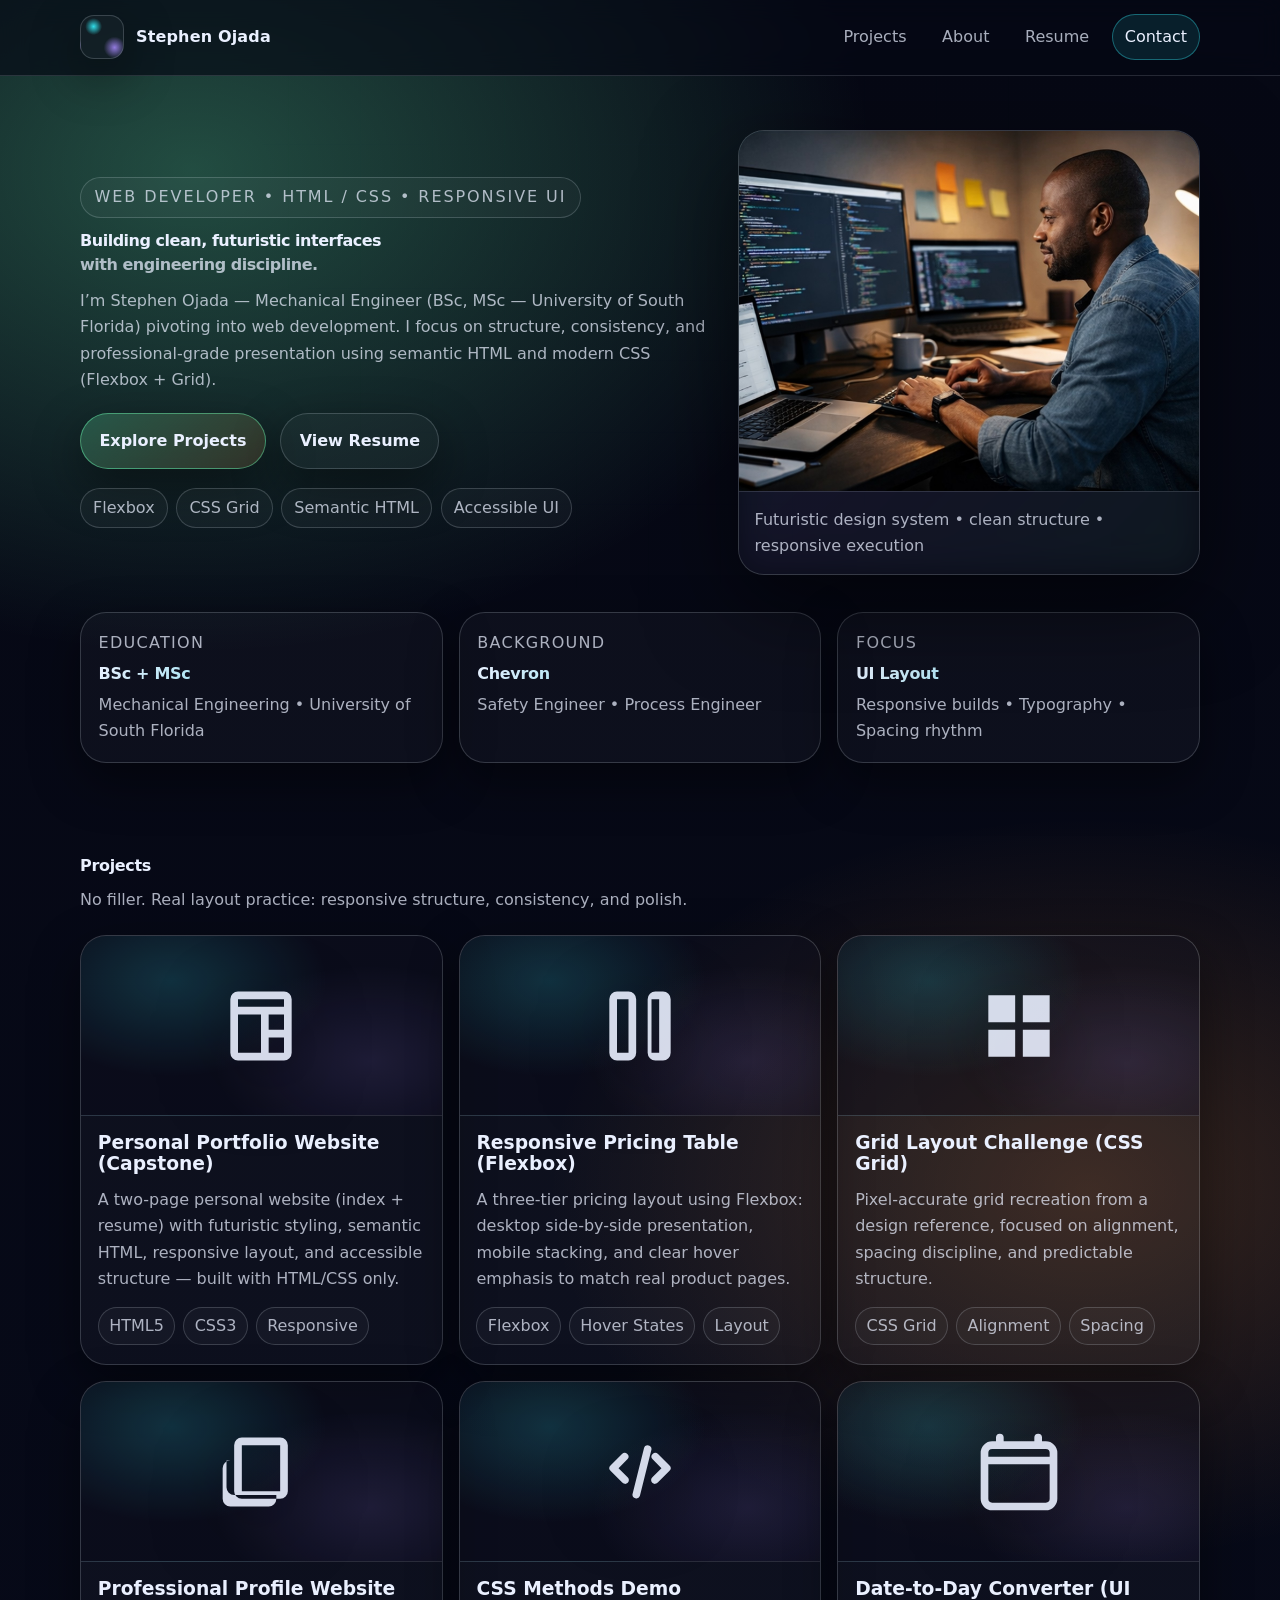
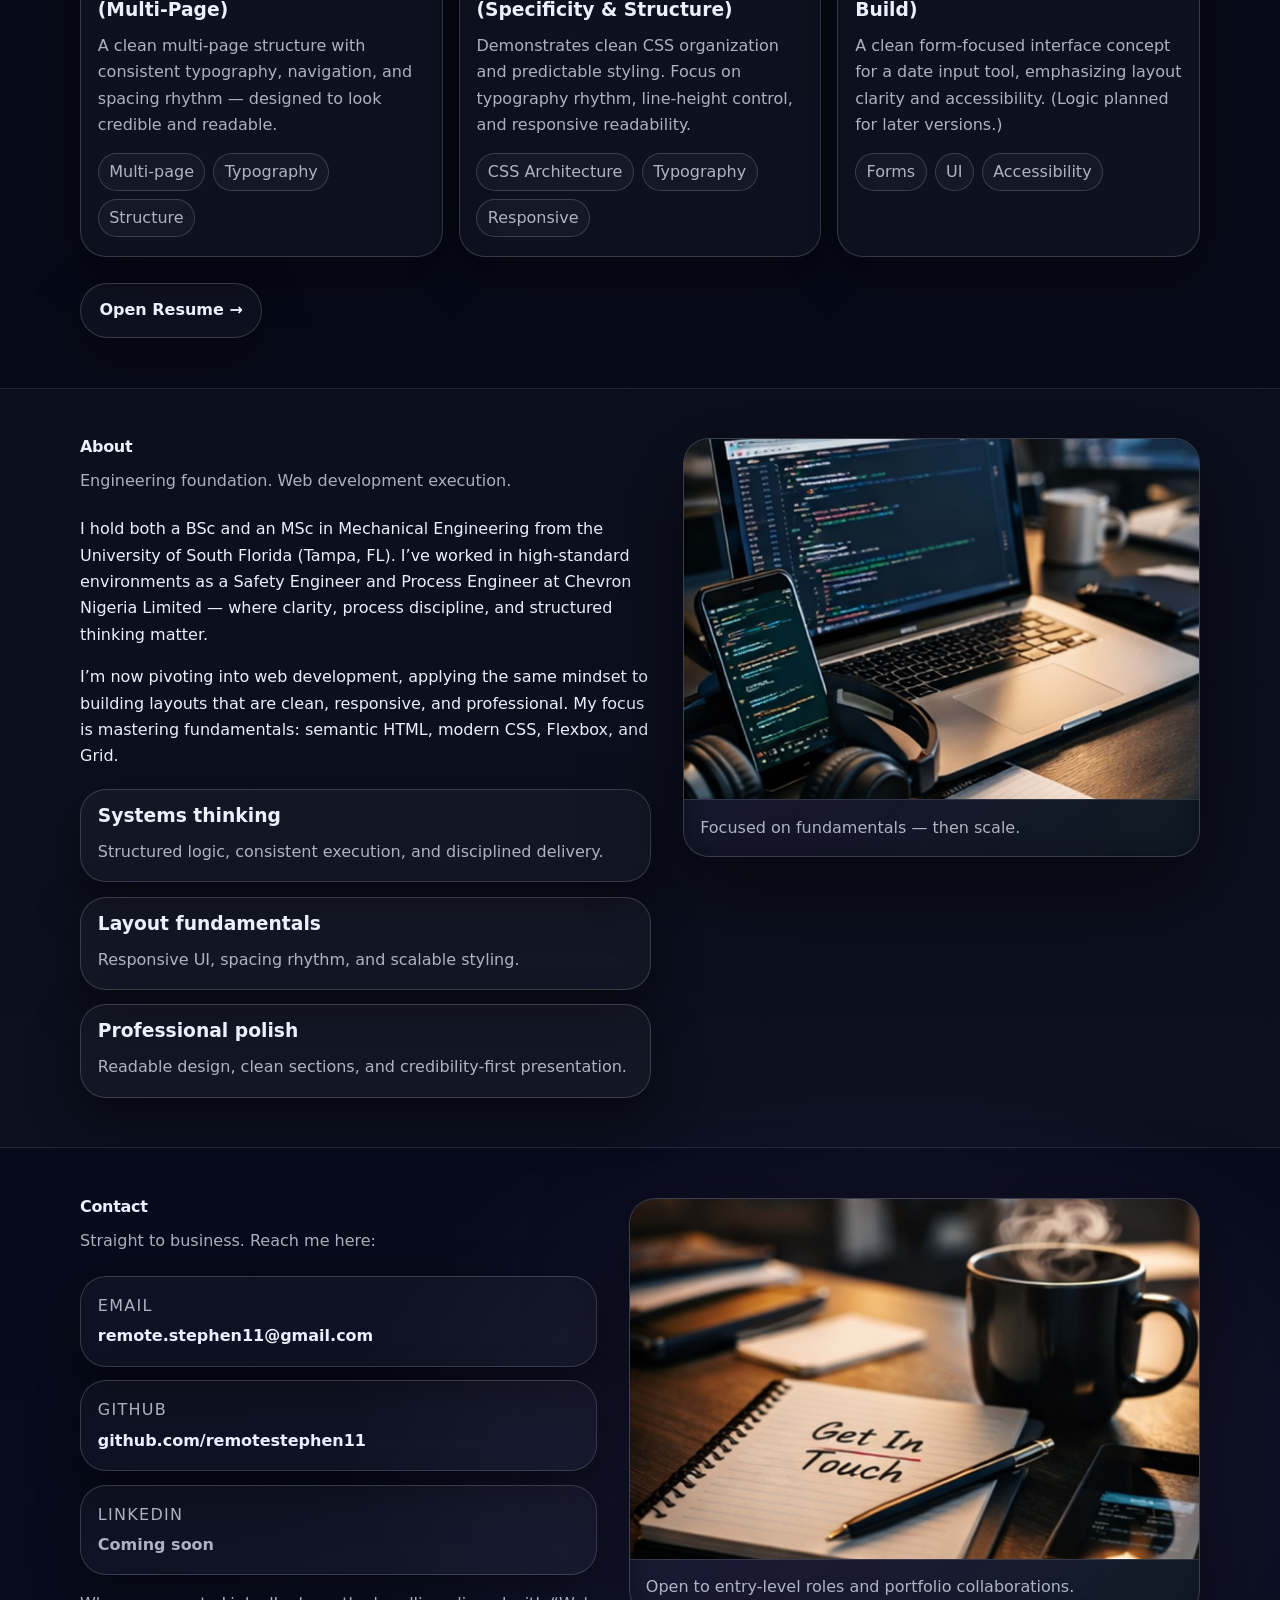
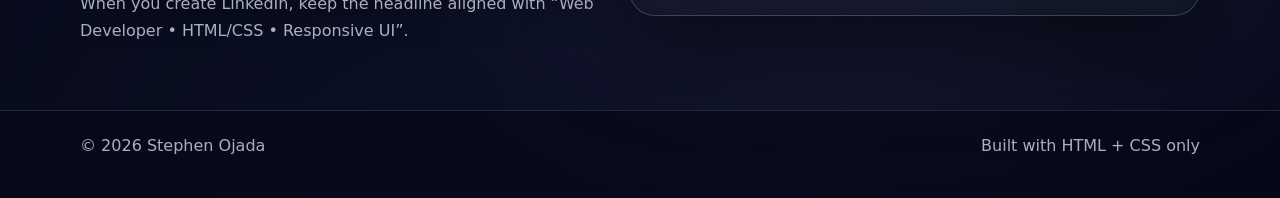
<file: index.html>
<!doctype html>
<html lang="en">
  <head>
    <meta charset="UTF-8" />
    <meta name="viewport" content="width=device-width, initial-scale=1" />
    <title>Stephen Ojada | Web Developer</title>
    <meta
      name="description"
      content="Stephen Ojada — Web Developer. Engineering background, now building futuristic, responsive websites with HTML and CSS."
    />
    <link rel="stylesheet" href="styles.css" />
  </head>

  <body>
    <a class="skip-link" href="#main">Skip to content</a>

    <header class="site-header">
      <div class="container header-inner">
        <a class="brand" href="index.html" aria-label="Go to homepage">
          <span class="brand-mark" aria-hidden="true"></span>
          <span class="brand-text">Stephen Ojada</span>
        </a>

        <nav class="nav" aria-label="Primary">
          <a href="#projects">Projects</a>
          <a href="#about">About</a>
          <a href="resume.html">Resume</a>
          <a class="nav-cta" href="#contact">Contact</a>
        </nav>
      </div>
    </header>

    <main id="main">
      <!-- HERO -->
      <section class="hero" aria-label="Hero">
        <div class="container hero-grid">
          <div class="hero-copy">
            <p class="kicker">WEB DEVELOPER • HTML / CSS • RESPONSIVE UI</p>

            <h1 class="hero-title">
              Building clean, futuristic interfaces
              <span class="hero-sub">with engineering discipline.</span>
            </h1>

            <p class="hero-lead">
              I’m Stephen Ojada — Mechanical Engineer (BSc, MSc — University of South Florida) pivoting into
              web development. I focus on structure, consistency, and professional-grade presentation using
              semantic HTML and modern CSS (Flexbox + Grid).
            </p>

            <div class="hero-actions">
              <a class="btn btn-primary" href="#projects">Explore Projects</a>
              <a class="btn btn-ghost" href="resume.html">View Resume</a>
            </div>

            <ul class="chips" aria-label="Core strengths">
              <li class="chip">Flexbox</li>
              <li class="chip">CSS Grid</li>
              <li class="chip">Semantic HTML</li>
              <li class="chip">Accessible UI</li>
            </ul>
          </div>

          <div class="hero-media">
            <figure class="frame">
              <img
                class="frame-img"
                src="assets/hero.jpg"
                alt="A developer working at a desk with multiple screens"
                loading="lazy"
              />
              <figcaption class="frame-cap">
                Futuristic design system • clean structure • responsive execution
              </figcaption>
            </figure>
          </div>
        </div>
      </section>

      <!-- SIGNAL STRIP -->
      <section class="signal" aria-label="Highlights">
        <div class="container signal-grid">
          <article class="signal-card">
            <p class="signal-top">Education</p>
            <p class="signal-big">BSc + MSc</p>
            <p class="signal-sub">Mechanical Engineering • University of South Florida</p>
          </article>

          <article class="signal-card">
            <p class="signal-top">Background</p>
            <p class="signal-big">Chevron</p>
            <p class="signal-sub">Safety Engineer • Process Engineer</p>
          </article>

          <article class="signal-card">
            <p class="signal-top">Focus</p>
            <p class="signal-big">UI Layout</p>
            <p class="signal-sub">Responsive builds • Typography • Spacing rhythm</p>
          </article>
        </div>
      </section>

      <!-- PROJECTS (ICONS — NO REPEATED IMAGES) -->
      <section id="projects" class="section" aria-label="Projects">
        <div class="container">
          <header class="section-head">
            <h2 class="section-title">Projects</h2>
            <p class="section-sub">
              No filler. Real layout practice: responsive structure, consistency, and polish.
            </p>
          </header>

          <div class="projects-grid">
            <!-- 1 -->
            <article class="project-card">
              <div class="project-icon" aria-hidden="true">
                <svg viewBox="0 0 24 24" role="img" aria-label="">
                  <path
                    d="M4 5a2 2 0 0 1 2-2h12a2 2 0 0 1 2 2v14a2 2 0 0 1-2 2H6a2 2 0 0 1-2-2V5Zm2 0v2h12V5H6Zm0 4v10h6V9H6Zm8 0v4h4V9h-4Zm0 6v4h4v-4h-4Z"
                  />
                </svg>
              </div>
              <div class="project-body">
                <h3>Personal Portfolio Website (Capstone)</h3>
                <p>
                  A two-page personal website (index + resume) with futuristic styling, semantic HTML,
                  responsive layout, and accessible structure — built with HTML/CSS only.
                </p>
                <ul class="tags" aria-label="Tools used">
                  <li class="tag">HTML5</li>
                  <li class="tag">CSS3</li>
                  <li class="tag">Responsive</li>
                </ul>
              </div>
            </article>

            <!-- 2 -->
            <article class="project-card">
              <div class="project-icon" aria-hidden="true">
                <svg viewBox="0 0 24 24" role="img" aria-label="">
                  <path
                    d="M4 5a2 2 0 0 1 2-2h3a2 2 0 0 1 2 2v14a2 2 0 0 1-2 2H6a2 2 0 0 1-2-2V5Zm10 0a2 2 0 0 1 2-2h2a2 2 0 0 1 2 2v14a2 2 0 0 1-2 2h-2a2 2 0 0 1-2-2V5Zm-7 0H6v14h3V5Zm10 0h-2v14h2V5Z"
                  />
                </svg>
              </div>
              <div class="project-body">
                <h3>Responsive Pricing Table (Flexbox)</h3>
                <p>
                  A three-tier pricing layout using Flexbox: desktop side-by-side presentation, mobile stacking,
                  and clear hover emphasis to match real product pages.
                </p>
                <ul class="tags" aria-label="Tools used">
                  <li class="tag">Flexbox</li>
                  <li class="tag">Hover States</li>
                  <li class="tag">Layout</li>
                </ul>
              </div>
            </article>

            <!-- 3 -->
            <article class="project-card">
              <div class="project-icon" aria-hidden="true">
                <svg viewBox="0 0 24 24" role="img" aria-label="">
                  <path d="M4 4h7v7H4V4Zm9 0h7v7h-7V4ZM4 13h7v7H4v-7Zm9 0h7v7h-7v-7Z" />
                </svg>
              </div>
              <div class="project-body">
                <h3>Grid Layout Challenge (CSS Grid)</h3>
                <p>
                  Pixel-accurate grid recreation from a design reference, focused on alignment, spacing discipline,
                  and predictable structure.
                </p>
                <ul class="tags" aria-label="Tools used">
                  <li class="tag">CSS Grid</li>
                  <li class="tag">Alignment</li>
                  <li class="tag">Spacing</li>
                </ul>
              </div>
            </article>

            <!-- 4 -->
            <article class="project-card">
              <div class="project-icon" aria-hidden="true">
                <svg viewBox="0 0 24 24" role="img" aria-label="">
                  <path
                    d="M7 3h10a2 2 0 0 1 2 2v12a2 2 0 0 1-2 2H7a2 2 0 0 1-2-2V5a2 2 0 0 1 2-2Zm0 2v12h10V5H7Zm-2 4H4a2 2 0 0 0-2 2v8a2 2 0 0 0 2 2h10a2 2 0 0 0 2-2v-1H5a2 2 0 0 1-2-2V9Z"
                  />
                </svg>
              </div>
              <div class="project-body">
                <h3>Professional Profile Website (Multi-Page)</h3>
                <p>
                  A clean multi-page structure with consistent typography, navigation, and spacing rhythm —
                  designed to look credible and readable.
                </p>
                <ul class="tags" aria-label="Tools used">
                  <li class="tag">Multi-page</li>
                  <li class="tag">Typography</li>
                  <li class="tag">Structure</li>
                </ul>
              </div>
            </article>

            <!-- 5 -->
            <article class="project-card">
              <div class="project-icon" aria-hidden="true">
                <svg viewBox="0 0 24 24" role="img" aria-label="">
                  <path
                    d="M8.7 7.3a1 1 0 0 1 0 1.4L6.4 11l2.3 2.3a1 1 0 1 1-1.4 1.4l-3-3a1 1 0 0 1 0-1.4l3-3a1 1 0 0 1 1.4 0Zm6.6 0a1 1 0 0 1 1.4 0l3 3a1 1 0 0 1 0 1.4l-3 3a1 1 0 1 1-1.4-1.4L17.6 11l-2.3-2.3a1 1 0 0 1 0-1.4ZM14 5a1 1 0 0 1 .96 1.28l-3 12a1 1 0 0 1-1.92-.48l3-12A1 1 0 0 1 14 5Z"
                  />
                </svg>
              </div>
              <div class="project-body">
                <h3>CSS Methods Demo (Specificity & Structure)</h3>
                <p>
                  Demonstrates clean CSS organization and predictable styling. Focus on typography rhythm,
                  line-height control, and responsive readability.
                </p>
                <ul class="tags" aria-label="Tools used">
                  <li class="tag">CSS Architecture</li>
                  <li class="tag">Typography</li>
                  <li class="tag">Responsive</li>
                </ul>
              </div>
            </article>

            <!-- 6 -->
            <article class="project-card">
              <div class="project-icon" aria-hidden="true">
                <svg viewBox="0 0 24 24" role="img" aria-label="">
                  <path
                    d="M7 2a1 1 0 0 1 1 1v1h8V3a1 1 0 1 1 2 0v1h1a3 3 0 0 1 3 3v12a3 3 0 0 1-3 3H5a3 3 0 0 1-3-3V7a3 3 0 0 1 3-3h1V3a1 1 0 0 1 1-1Zm13 8H4v9a1 1 0 0 0 1 1h14a1 1 0 0 0 1-1v-9ZM5 6a1 1 0 0 0-1 1v1h16V7a1 1 0 0 0-1-1H5Z"
                  />
                </svg>
              </div>
              <div class="project-body">
                <h3>Date-to-Day Converter (UI Build)</h3>
                <p>
                  A clean form-focused interface concept for a date input tool, emphasizing layout clarity and
                  accessibility. (Logic planned for later versions.)
                </p>
                <ul class="tags" aria-label="Tools used">
                  <li class="tag">Forms</li>
                  <li class="tag">UI</li>
                  <li class="tag">Accessibility</li>
                </ul>
              </div>
            </article>
          </div>

          <div class="section-cta">
            <a class="btn btn-ghost" href="resume.html">Open Resume →</a>
          </div>
        </div>
      </section>

      <!-- ABOUT -->
      <section id="about" class="section section-alt" aria-label="About">
        <div class="container split">
          <div class="split-copy">
            <header class="section-head">
              <h2 class="section-title">About</h2>
              <p class="section-sub">Engineering foundation. Web development execution.</p>
            </header>

            <p>
              I hold both a BSc and an MSc in Mechanical Engineering from the University of South Florida (Tampa, FL).
              I’ve worked in high-standard environments as a Safety Engineer and Process Engineer at Chevron Nigeria Limited —
              where clarity, process discipline, and structured thinking matter.
            </p>

            <p>
              I’m now pivoting into web development, applying the same mindset to building layouts that are clean, responsive,
              and professional. My focus is mastering fundamentals: semantic HTML, modern CSS, Flexbox, and Grid.
            </p>

            <div class="feature-grid" aria-label="Strengths">
              <div class="feature">
                <h3>Systems thinking</h3>
                <p>Structured logic, consistent execution, and disciplined delivery.</p>
              </div>
              <div class="feature">
                <h3>Layout fundamentals</h3>
                <p>Responsive UI, spacing rhythm, and scalable styling.</p>
              </div>
              <div class="feature">
                <h3>Professional polish</h3>
                <p>Readable design, clean sections, and credibility-first presentation.</p>
              </div>
            </div>
          </div>

          <div class="split-media">
            <figure class="frame">
              <img
                class="frame-img"
                src="assets/about.jpg"
                alt="A developer seen from the side/back while working at a desk"
                loading="lazy"
              />
              <figcaption class="frame-cap">
                Focused on fundamentals — then scale.
              </figcaption>
            </figure>
          </div>
        </div>
      </section>

      <!-- CONTACT -->
      <section id="contact" class="section" aria-label="Contact">
        <div class="container split split-rev">
          <div class="split-copy">
            <header class="section-head">
              <h2 class="section-title">Contact</h2>
              <p class="section-sub">Straight to business. Reach me here:</p>
            </header>

            <div class="contact-grid" role="list">
              <a class="contact-card" role="listitem" href="mailto:remote.stephen11@gmail.com">
                <p class="contact-k">Email</p>
                <p class="contact-v">remote.stephen11@gmail.com</p>
              </a>

              <a
                class="contact-card"
                role="listitem"
                href="https://github.com/remotestephen11"
                target="_blank"
                rel="noreferrer"
              >
                <p class="contact-k">GitHub</p>
                <p class="contact-v">github.com/remotestephen11</p>
              </a>

              <div class="contact-card muted-card" role="listitem">
                <p class="contact-k">LinkedIn</p>
                <p class="contact-v">Coming soon</p>
              </div>
            </div>

            <p class="note">
              When you create LinkedIn, keep the headline aligned with “Web Developer • HTML/CSS • Responsive UI”.
            </p>
          </div>

          <div class="split-media">
            <figure class="frame">
              <img
                class="frame-img"
                src="assets/contact.jpg"
                alt="Notebook on a desk with a get-in-touch theme"
                loading="lazy"
              />
              <figcaption class="frame-cap">
                Open to entry-level roles and portfolio collaborations.
              </figcaption>
            </figure>
          </div>
        </div>
      </section>
    </main>

    <footer class="site-footer" aria-label="Footer">
      <div class="container footer-inner">
        <p class="foot-left">© 2026 Stephen Ojada</p>
        <p class="foot-right">Built with HTML + CSS only</p>
      </div>
    </footer>
  </body>
</html>
</file>
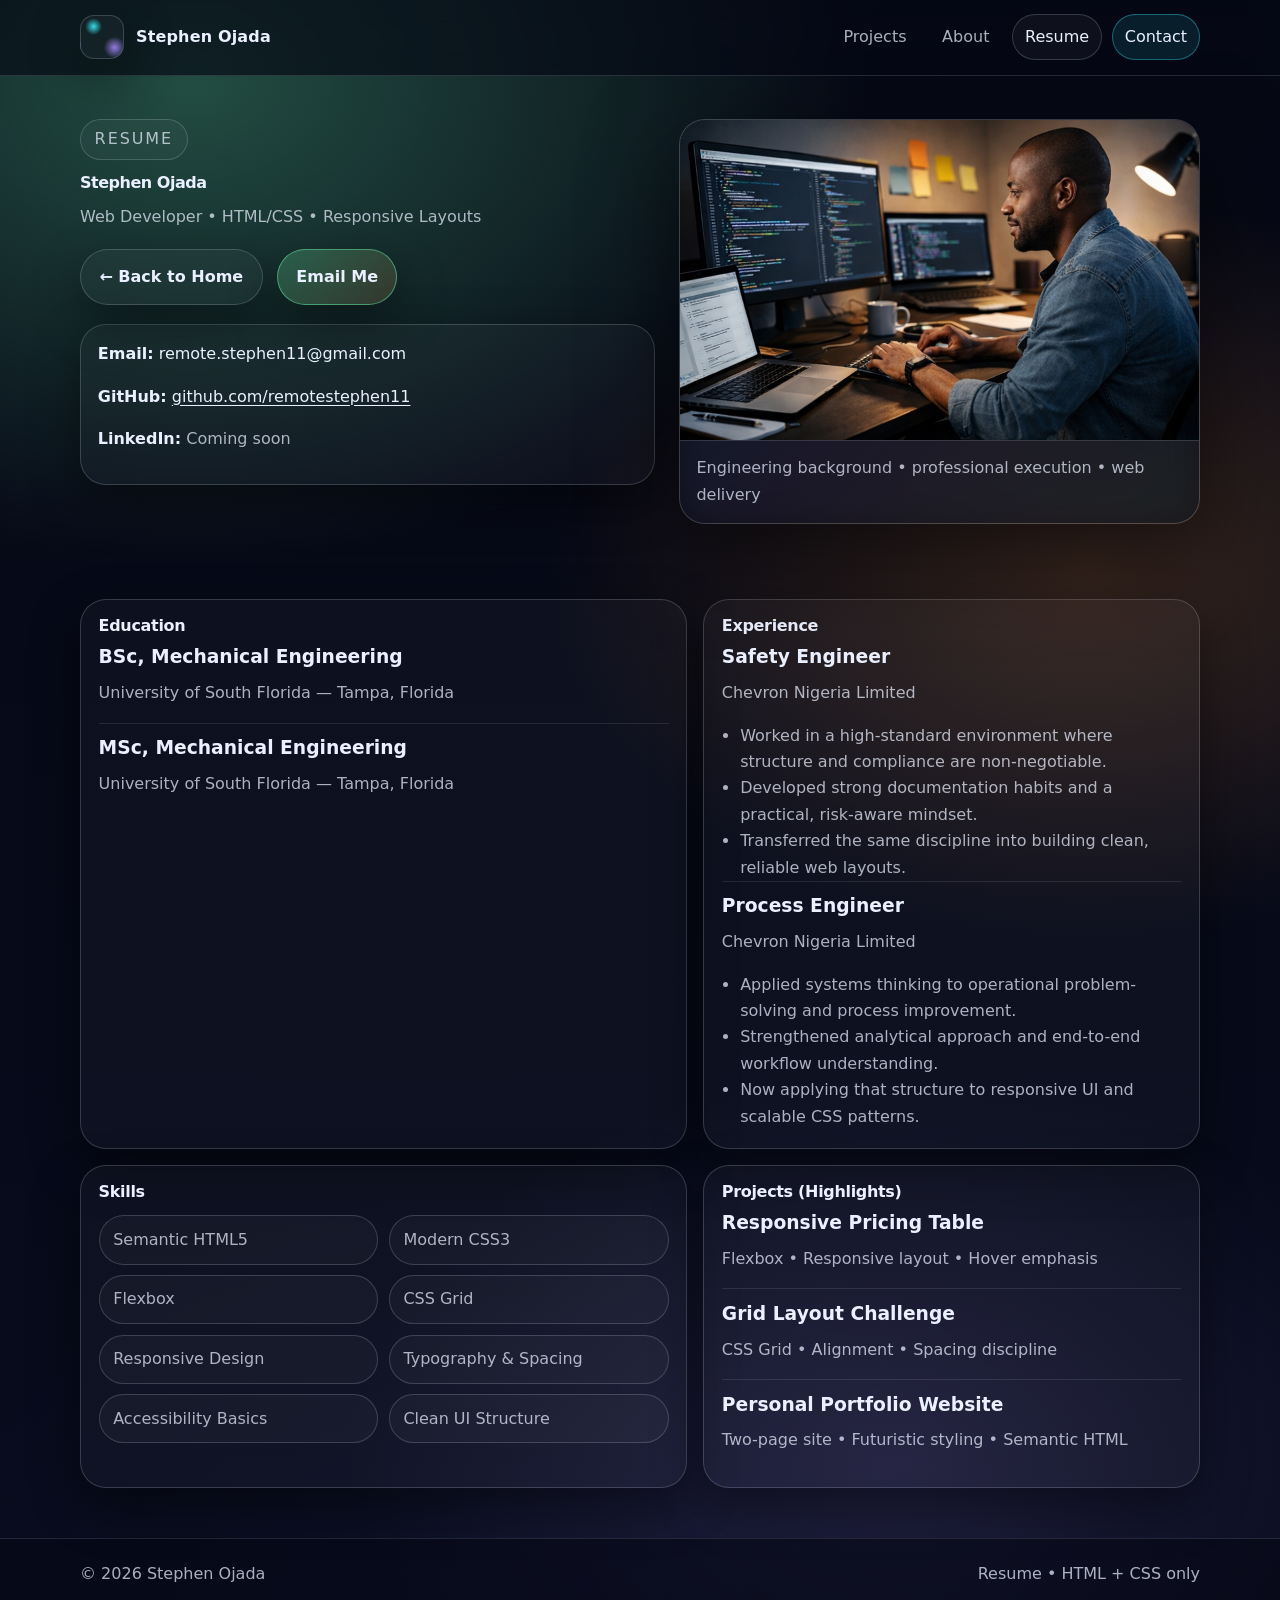
<file: resume.html>
<!doctype html>
<html lang="en">
  <head>
    <meta charset="UTF-8" />
    <meta name="viewport" content="width=device-width, initial-scale=1" />
    <title>Stephen Ojada | Resume</title>
    <meta
      name="description"
      content="Resume of Stephen Ojada — Web Developer with an engineering background."
    />
    <link rel="stylesheet" href="styles.css" />
  </head>

  <body>
    <a class="skip-link" href="#main">Skip to content</a>

    <header class="site-header">
      <div class="container header-inner">
        <a class="brand" href="index.html" aria-label="Back to homepage">
          <span class="brand-mark" aria-hidden="true"></span>
          <span class="brand-text">Stephen Ojada</span>
        </a>

        <nav class="nav" aria-label="Primary">
          <a href="index.html#projects">Projects</a>
          <a href="index.html#about">About</a>
          <a class="is-active" href="resume.html" aria-current="page">Resume</a>
          <a class="nav-cta" href="index.html#contact">Contact</a>
        </nav>
      </div>
    </header>

    <main id="main">
      <section class="resume-hero" aria-label="Resume header">
        <div class="container resume-grid-top">
          <div class="resume-copy">
            <p class="kicker">RESUME</p>
            <h1 class="resume-title">Stephen Ojada</h1>
            <p class="resume-sub">Web Developer • HTML/CSS • Responsive Layouts</p>

            <div class="resume-actions">
              <a class="btn btn-ghost" href="index.html">← Back to Home</a>
              <a class="btn btn-primary" href="mailto:remote.stephen11@gmail.com">Email Me</a>
            </div>

            <div class="resume-meta">
              <p><span class="meta-k">Email:</span> remote.stephen11@gmail.com</p>
              <p>
                <span class="meta-k">GitHub:</span>
                <a class="meta-link" href="https://github.com/remotestephen11" target="_blank" rel="noreferrer">
                  github.com/remotestephen11
                </a>
              </p>
              <p><span class="meta-k">LinkedIn:</span> <span class="muted">Coming soon</span></p>
            </div>
          </div>

          <figure class="frame resume-frame">
            <img
              class="frame-img"
              src="assets/hero.jpg"
              alt="A developer workspace used as a resume header visual"
              loading="lazy"
            />
            <figcaption class="frame-cap">
              Engineering background • professional execution • web delivery
            </figcaption>
          </figure>
        </div>
      </section>

      <section class="section" aria-label="Resume content">
        <div class="container resume-grid">
          <section class="panel" aria-label="Education">
            <h2 class="panel-title">Education</h2>
            <div class="item">
              <h3>BSc, Mechanical Engineering</h3>
              <p class="muted">University of South Florida — Tampa, Florida</p>
            </div>
            <div class="item">
              <h3>MSc, Mechanical Engineering</h3>
              <p class="muted">University of South Florida — Tampa, Florida</p>
            </div>
          </section>

          <section class="panel" aria-label="Experience">
            <h2 class="panel-title">Experience</h2>

            <div class="item">
              <h3>Safety Engineer</h3>
              <p class="muted">Chevron Nigeria Limited</p>
              <ul class="bullets">
                <li>Worked in a high-standard environment where structure and compliance are non-negotiable.</li>
                <li>Developed strong documentation habits and a practical, risk-aware mindset.</li>
                <li>Transferred the same discipline into building clean, reliable web layouts.</li>
              </ul>
            </div>

            <div class="item">
              <h3>Process Engineer</h3>
              <p class="muted">Chevron Nigeria Limited</p>
              <ul class="bullets">
                <li>Applied systems thinking to operational problem-solving and process improvement.</li>
                <li>Strengthened analytical approach and end-to-end workflow understanding.</li>
                <li>Now applying that structure to responsive UI and scalable CSS patterns.</li>
              </ul>
            </div>
          </section>

          <section class="panel" aria-label="Skills">
            <h2 class="panel-title">Skills</h2>
            <ul class="skill-grid">
              <li class="skill">Semantic HTML5</li>
              <li class="skill">Modern CSS3</li>
              <li class="skill">Flexbox</li>
              <li class="skill">CSS Grid</li>
              <li class="skill">Responsive Design</li>
              <li class="skill">Typography & Spacing</li>
              <li class="skill">Accessibility Basics</li>
              <li class="skill">Clean UI Structure</li>
            </ul>
          </section>

          <section class="panel" aria-label="Projects">
            <h2 class="panel-title">Projects (Highlights)</h2>

            <div class="item">
              <h3>Responsive Pricing Table</h3>
              <p class="muted">Flexbox • Responsive layout • Hover emphasis</p>
            </div>

            <div class="item">
              <h3>Grid Layout Challenge</h3>
              <p class="muted">CSS Grid • Alignment • Spacing discipline</p>
            </div>

            <div class="item">
              <h3>Personal Portfolio Website</h3>
              <p class="muted">Two-page site • Futuristic styling • Semantic HTML</p>
            </div>
          </section>
        </div>
      </section>
    </main>

    <footer class="site-footer" aria-label="Footer">
      <div class="container footer-inner">
        <p class="foot-left">© 2026 Stephen Ojada</p>
        <p class="foot-right">Resume • HTML + CSS only</p>
      </div>
    </footer>
  </body>
</html>
</file>
<file: styles.css>
/* =========================
   FUTURISTIC THEME (NO JS)
   Neo-glass / holographic
   ========================= */

:root {
  --bg0: #060814;
  --bg1: #070b1c;

  --text: #eaf0ff;
  --muted: rgba(234, 240, 255, 0.72);
  --line: rgba(234, 240, 255, 0.14);

  /* NEW ACCENT HIERARCHY */
  --green: #6bffb6;     /* PRIMARY */
  --orange: #ff9a3c;    /* SECONDARY */
  --violet: #a98bff;    /* TERTIARY */

  --radius: 18px;
  --radius2: 26px;

  --shadow: 0 30px 90px rgba(0, 0, 0, 0.55);
  --shadow2: 0 18px 50px rgba(0, 0, 0, 0.45);

  --container: 1120px;
}


*,
*::before,
*::after { box-sizing: border-box; }

html { color-scheme: dark; scroll-behavior: smooth; }

body {
  margin: 0;
  font-family: ui-sans-serif, system-ui, -apple-system, Segoe UI, Roboto, Arial, sans-serif;
  line-height: 1.65;
  color: var(--text);

  background:
    /* PRIMARY — GREEN dominates */
    radial-gradient(1100px 780px at 15% 5%,
      rgba(107, 255, 182, 0.28),
      transparent 62%
    ),

    /* SECONDARY — ORANGE energy */
    radial-gradient(900px 620px at 85% 35%,
      rgba(255, 154, 60, 0.20),
      transparent 60%
    ),

    /* TERTIARY — VIOLET depth */
    radial-gradient(850px 600px at 70% 90%,
      rgba(169, 139, 255, 0.14),
      transparent 65%
    ),

    /* TRACE — VERY SUBTLE BLUE (almost invisible) */
    radial-gradient(900px 650px at 40% 100%,
      rgba(120, 140, 255, 0.04),
      transparent 70%
    ),

    linear-gradient(180deg, var(--bg0), var(--bg1));
}



/* Subtle animated-looking grid WITHOUT animation (pure static) */
body::before {
  content: "";
  position: fixed;
  inset: 0;
  pointer-events: none;

  background:
    linear-gradient(
      to right,
      rgba(107, 255, 182, 0.06) 1px,
      transparent 1px
    ),
    linear-gradient(
      to bottom,
      rgba(169, 139, 255, 0.05) 1px,
      transparent 1px
    );

  background-size: 72px 72px;

  mask-image: radial-gradient(
    ellipse at top,
    rgba(0,0,0,0.7) 0%,
    rgba(0,0,0,0) 70%
  );

  opacity: 0.28;
}



img { max-width: 100%; display: block; }

a { color: inherit; text-decoration: none; }

p { margin: 0 0 1rem; }

h1, h2, h3 { line-height: 1.12; margin: 0 0 0.75rem; }

.muted { color: var(--muted); }

/* Accessibility */
.skip-link {
  position: absolute;
  left: -999px;
  top: 10px;
  padding: 10px 14px;
  background: #fff;
  color: #000;
  border-radius: 12px;
  z-index: 9999;
}
.skip-link:focus { left: 10px; }

.container { width: min(100% - 2rem, var(--container)); margin-inline: auto; }

/* =========================
   Header / Nav
   ========================= */
.site-header {
  position: sticky;
  top: 0;
  z-index: 50;
  background: rgba(6, 8, 20, 0.65);
  backdrop-filter: blur(12px);
  border-bottom: 1px solid var(--line);
}

.header-inner {
  display: flex;
  align-items: center;
  justify-content: space-between;
  gap: 1rem;
  padding: 0.9rem 0;
}

.brand {
  display: inline-flex;
  align-items: center;
  gap: 0.75rem;
  font-weight: 700;
  letter-spacing: 0.01em;
}

.brand-mark {
  width: 44px;
  height: 44px;
  border-radius: 14px;
  border: 1px solid rgba(234,240,255,0.18);
  background:
    radial-gradient(14px 14px at 30% 25%, rgba(53,242,255,0.9), transparent 60%),
    radial-gradient(18px 18px at 80% 75%, rgba(169,139,255,0.85), transparent 60%),
    rgba(255,255,255,0.03);
  box-shadow: 0 16px 50px rgba(0,0,0,0.45);
}

.nav {
  display: flex;
  align-items: center;
  gap: 0.6rem;
  flex-wrap: wrap;
  justify-content: flex-end;
}

.nav a {
  padding: 0.55rem 0.75rem;
  border-radius: 999px;
  color: var(--muted);
  border: 1px solid transparent;
}

.nav a:hover {
  color: var(--text);
  border-color: rgba(234,240,255,0.18);
  background: rgba(255,255,255,0.04);
}

.nav .nav-cta {
  color: var(--text);
  border-color: rgba(53,242,255,0.35);
  background: rgba(53,242,255,0.10);
}

.nav .is-active {
  color: var(--text);
  border-color: rgba(234,240,255,0.18);
  background: rgba(255,255,255,0.04);
}

/* =========================
   Buttons / Chips / Tags
   ========================= */
.btn {
  display: inline-flex;
  align-items: center;
  justify-content: center;
  gap: 0.55rem;
  padding: 0.85rem 1.15rem;
  border-radius: 999px;
  border: 1px solid rgba(234,240,255,0.18);
  background: rgba(255,255,255,0.04);
  color: var(--text);
  font-weight: 650;
  box-shadow: var(--shadow2);
}

.btn:hover { background: rgba(255,255,255,0.06); }

.btn-primary {
  border-color: rgba(107, 255, 182, 0.45);
  background:
    linear-gradient(
      135deg,
      rgba(107, 255, 182, 0.22),
      rgba(255, 154, 60, 0.14)
    );
}


.btn-ghost { background: rgba(255,255,255,0.03); }

.chips {
  list-style: none;
  padding: 0;
  margin: 1.2rem 0 0;
  display: flex;
  flex-wrap: wrap;
  gap: 0.55rem;
}

.chip {
  padding: 0.35rem 0.75rem;
  border-radius: 999px;
  border: 1px solid rgba(234,240,255,0.18);
  background: rgba(255,255,255,0.03);
  color: var(--muted);
  font-size: var(--s-1);
}

.tags {
  list-style: none;
  padding: 0;
  margin: 0.9rem 0 0;
  display: flex;
  flex-wrap: wrap;
  gap: 0.5rem;
}

.tag {
  padding: 0.3rem 0.65rem;
  border-radius: 999px;
  border: 1px solid rgba(234,240,255,0.18);
  background: rgba(255,255,255,0.03);
  color: var(--muted);
  font-size: var(--s-1);
}

/* =========================
   Hero
   ========================= */
.hero { padding: 3.4rem 0 2.3rem; }

.hero-grid {
  display: grid;
  grid-template-columns: 1.15fr 0.85fr;
  gap: 2rem;
  align-items: center;
}

.kicker {
  display: inline-block;
  margin: 0 0 0.9rem;
  padding: 0.38rem 0.85rem;
  border-radius: 999px;
  border: 1px solid rgba(234,240,255,0.18);
  background: rgba(255,255,255,0.03);
  color: var(--muted);
  font-size: var(--s-1);
  letter-spacing: 0.12em;
}

.hero-title {
  font-size: var(--s3);
  letter-spacing: -0.03em;
}

.hero-sub {
  display: block;
  margin-top: 0.35rem;
  font-size: var(--s1);
  color: var(--muted);
  font-weight: 650;
}

.hero-lead {
  margin-top: 0.9rem;
  font-size: var(--s1);
  color: var(--muted);
  max-width: 62ch;
}

.hero-actions {
  display: flex;
  gap: 0.9rem;
  flex-wrap: wrap;
  margin-top: 1.25rem;
}

/* Frame (futuristic image card) */
.frame {
  margin: 0;
  border-radius: var(--radius2);
  overflow: hidden;
  border: 1px solid rgba(234,240,255,0.18);
  background: rgba(255,255,255,0.03);
  box-shadow: var(--shadow);
  position: relative;
}

.frame::before {
  content: "";
  position: absolute;
  inset: -2px;
  background: linear-gradient(135deg, rgba(53,242,255,0.35), rgba(169,139,255,0.22), rgba(107,255,182,0.18));
  opacity: 0.7;
  filter: blur(18px);
  z-index: 0;
}

.frame-img {
  position: relative;
  z-index: 1;
  width: 100%;
  height: 360px;
  object-fit: cover;
}

.frame-cap {
  position: relative;
  z-index: 1;
  padding: 0.9rem 1rem;
  color: var(--muted);
  font-size: var(--s-1);
  border-top: 1px solid rgba(234,240,255,0.14);
  background: rgba(6,8,20,0.55);
}

/* =========================
   Signal strip
   ========================= */
.signal { padding: 0 0 2.8rem; }

.signal-grid {
  display: grid;
  grid-template-columns: repeat(3, 1fr);
  gap: 1rem;
}

.signal-card {
  border-radius: var(--radius2);
  border: 1px solid rgba(234,240,255,0.18);
  background: rgba(255,255,255,0.03);
  padding: 1.1rem 1.1rem;
  box-shadow: var(--shadow2);
}

.signal-top {
  margin: 0;
  color: var(--muted);
  font-size: var(--s-1);
  letter-spacing: 0.08em;
  text-transform: uppercase;
}

.signal-big {
  margin: 0.3rem 0 0;
  font-size: var(--s2);
  letter-spacing: -0.02em;
  background: linear-gradient(135deg, var(--text), rgba(53,242,255,0.85));
  -webkit-background-clip: text;
  background-clip: text;
  color: transparent;
  font-weight: 800;
}

.signal-sub {
  margin: 0.25rem 0 0;
  color: var(--muted);
  font-size: var(--s-1);
}

/* =========================
   Sections
   ========================= */
.section { padding: 3.1rem 0; }

.section-alt {
  border-top: 1px solid rgba(234,240,255,0.10);
  border-bottom: 1px solid rgba(234,240,255,0.10);
  background: rgba(255,255,255,0.02);
}

.section-head { margin-bottom: 1.35rem; }

.section-title {
  font-size: var(--s2);
  letter-spacing: -0.02em;
}

.section-sub {
  margin: 0.35rem 0 0;
  color: var(--muted);
  max-width: 70ch;
}

.section-cta { margin-top: 1.6rem; }

/* Split */
.split {
  display: grid;
  grid-template-columns: 1.05fr 0.95fr;
  gap: 2rem;
  align-items: start;
}
.split-rev { grid-template-columns: 0.95fr 1.05fr; }

/* About features */
.feature-grid {
  display: grid;
  gap: 0.9rem;
  margin-top: 1.2rem;
}

.feature {
  border-radius: var(--radius2);
  border: 1px solid rgba(234,240,255,0.18);
  background: rgba(255,255,255,0.03);
  padding: 1rem 1.05rem;
  box-shadow: var(--shadow2);
}

.feature p { margin: 0; color: var(--muted); }

/* =========================
   Projects (ICON TILES)
   ========================= */
.projects-grid {
  display: grid;
  grid-template-columns: repeat(3, 1fr);
  gap: 1rem;
}

.project-card {
  border-radius: var(--radius2);
  border: 1px solid rgba(234,240,255,0.18);
  background: rgba(255,255,255,0.03);
  overflow: hidden;
  box-shadow: var(--shadow2);
}

.project-icon {
  height: 180px;
  display: grid;
  place-items: center;
  border-bottom: 1px solid rgba(234,240,255,0.14);
  background:
    radial-gradient(260px 160px at 25% 25%, rgba(53,242,255,0.16), transparent 60%),
    radial-gradient(260px 160px at 80% 70%, rgba(169,139,255,0.12), transparent 60%),
    rgba(6,8,20,0.35);
}

.project-icon svg {
  width: 92px;
  height: 92px;
  fill: rgba(234,240,255,0.90);
  filter: drop-shadow(0 18px 34px rgba(0,0,0,0.5));
}

.project-card:hover .project-icon svg {
  fill: rgba(107, 255, 182, 0.95);
}


.project-body { padding: 1.05rem 1.05rem 1.2rem; }

.project-body p { margin: 0.5rem 0 0; color: var(--muted); }

/* =========================
   Contact
   ========================= */
.contact-grid {
  display: grid;
  gap: 0.85rem;
  margin-top: 1rem;
}

.contact-card {
  border-radius: var(--radius2);
  border: 1px solid rgba(234,240,255,0.18);
  background: rgba(255,255,255,0.03);
  padding: 1rem 1.05rem;
  box-shadow: var(--shadow2);
}

.contact-card:hover { background: rgba(255,255,255,0.05); }

.contact-k {
  margin: 0;
  color: var(--muted);
  font-size: var(--s-1);
  letter-spacing: 0.08em;
  text-transform: uppercase;
}

.contact-v { margin: 0.25rem 0 0; font-weight: 750; }

.muted-card { color: var(--muted); }

.note {
  margin-top: 1rem;
  color: var(--muted);
  font-size: var(--s-1);
}

/* =========================
   Resume
   ========================= */
.resume-hero { padding: 2.7rem 0 1.6rem; }

.resume-grid-top {
  display: grid;
  grid-template-columns: 1.05fr 0.95fr;
  gap: 1.5rem;
  align-items: start;
}

.resume-title { font-size: var(--s3); letter-spacing: -0.03em; }
.resume-sub { margin: 0; color: var(--muted); font-size: var(--s1); }

.resume-actions {
  display: flex;
  gap: 0.9rem;
  flex-wrap: wrap;
  margin-top: 1.2rem;
}

.resume-meta {
  margin-top: 1.2rem;
  padding: 1rem 1.05rem;
  border-radius: var(--radius2);
  border: 1px solid rgba(234,240,255,0.18);
  background: rgba(255,255,255,0.03);
  box-shadow: var(--shadow2);
}

.meta-k { font-weight: 800; color: var(--text); }
.meta-link { text-decoration: underline; text-underline-offset: 3px; }

.resume-frame .frame-img { height: 320px; }

.resume-grid {
  display: grid;
  grid-template-columns: 1.1fr 0.9fr;
  gap: 1rem;
}

.panel {
  border-radius: var(--radius2);
  border: 1px solid rgba(234,240,255,0.18);
  background: rgba(255,255,255,0.03);
  padding: 1.1rem 1.1rem;
  box-shadow: var(--shadow2);
}

.panel-title { font-size: var(--s1); letter-spacing: -0.02em; }

.item {
  padding-top: 0.9rem;
  border-top: 1px solid rgba(234,240,255,0.10);
}
.item:first-of-type { padding-top: 0; border-top: none; }

.bullets {
  margin: 0.7rem 0 0;
  padding-left: 1.15rem;
  color: var(--muted);
}

.skill-grid {
  list-style: none;
  padding: 0;
  margin: 0.9rem 0 0;
  display: grid;
  grid-template-columns: repeat(2, minmax(0, 1fr));
  gap: 0.65rem;
}

.skill {
  border-radius: 999px;
  border: 1px solid rgba(234,240,255,0.18);
  background: rgba(255,255,255,0.03);
  padding: 0.65rem 0.85rem;
  color: var(--muted);
}

/* =========================
   Footer
   ========================= */
.site-footer {
  border-top: 1px solid rgba(234,240,255,0.12);
  padding: 1.4rem 0;
  background: rgba(6,8,20,0.6);
}

.footer-inner {
  display: flex;
  justify-content: space-between;
  gap: 1rem;
  flex-wrap: wrap;
  color: var(--muted);
  font-size: var(--s-1);
}

/* =========================
   Responsive
   ========================= */
@media (max-width: 940px) {
  .hero-grid,
  .split,
  .resume-grid-top,
  .resume-grid { grid-template-columns: 1fr; }

  .signal-grid { grid-template-columns: 1fr; }

  .projects-grid { grid-template-columns: repeat(2, 1fr); }

  .frame-img { height: 320px; }
  .resume-frame .frame-img { height: 300px; }
}

@media (max-width: 560px) {
  .projects-grid { grid-template-columns: 1fr; }

  .nav a { padding: 0.5rem 0.65rem; }

  .frame-img { height: 270px; }

  .skill-grid { grid-template-columns: 1fr; }
}
</file>
